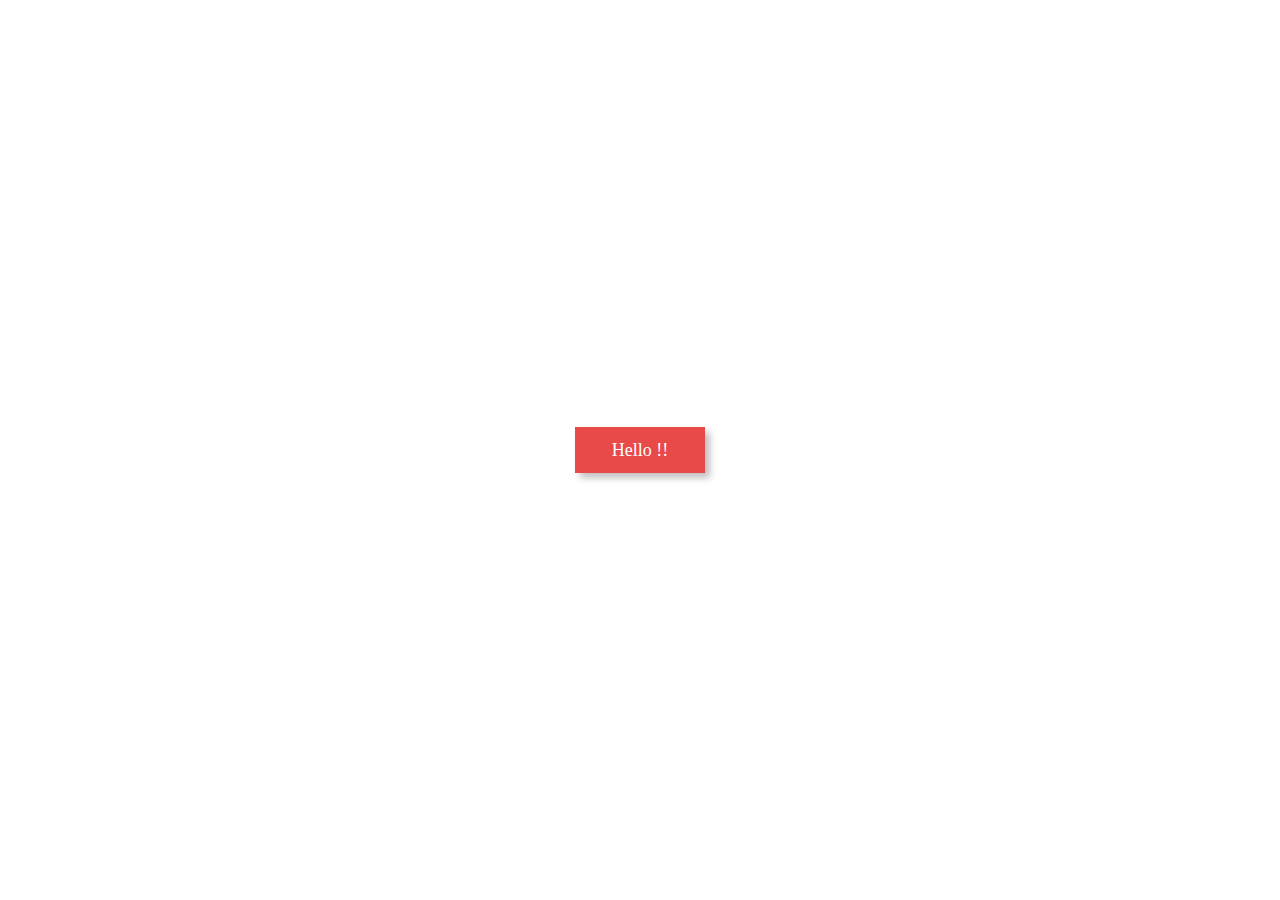
<file: HireMe Button/index.html>
<!DOCTYPE html>
<html lang="en">
<head>
    <meta charset="UTF-8">
    <meta name="viewport" content="width=device-width, initial-scale=1.0">
    <title>Button</title>
    <link rel="stylesheet" href="styles.css">
</head>
<body>
    <div id="wrapper">
        <div class="button"> Hello !! </div>
    </div>
</body>
</html>
</file>
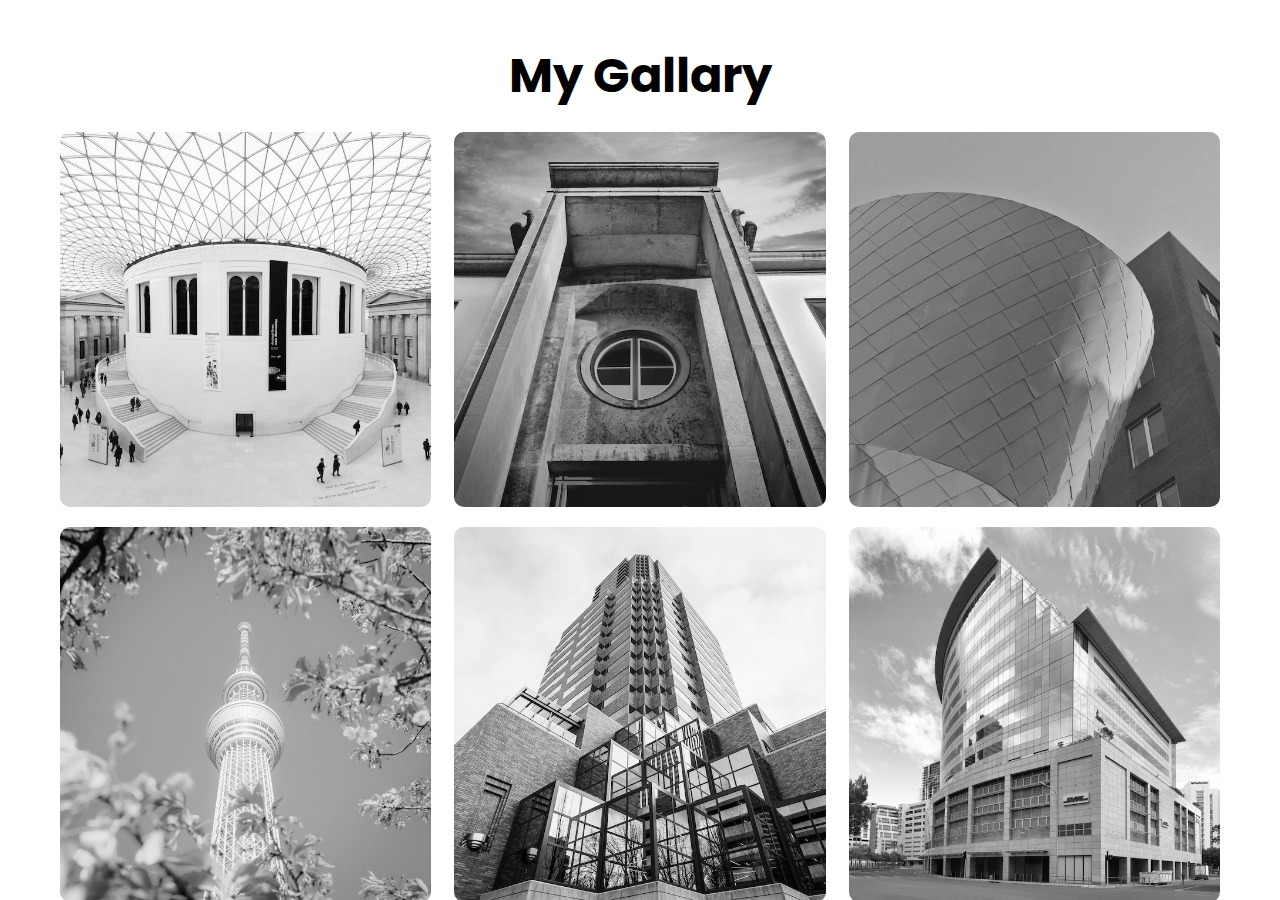
<file: Image Gallary/index.html>
<!DOCTYPE html>
<html lang="en">
<head>
    <meta charset="UTF-8">
    <meta name="viewport" content="width=device-width, initial-scale=1.0">
    <title>My Gallary</title>
    <link rel="icon" type="image/png" href="./assets/favicon.png">
    <link rel="stylesheet" href="./styles.css">
    <link rel="preconnect" href="https://fonts.googleapis.com">
    <link rel="preconnect" href="https://fonts.gstatic.com" crossorigin>
    <link href="https://fonts.googleapis.com/css2?family=Poppins&display=swap" rel="stylesheet">
</head>
<body>
    <div id="wrapper">
        <div class="container">
            <h1> My Gallary </h1>
            <div class="gallary">
                <figure class="card">
                    <img src="./assets/image1.jpg" alt="image1">
                    <figcaption> Image 1 </figcaption>
                </figure>
                <figure class="card">
                    <img src="./assets/image2.jpeg" alt="image2">
                    <figcaption> Image 2 </figcaption>
                </figure>
                <figure class="card">
                    <img src="./assets/image3.jpeg" alt="image3">
                    <figcaption> Image 3 </figcaption>
                </figure>
                <figure class="card">
                    <img src="./assets/image4.jpeg" alt="image4">
                    <figcaption> Image 4 </figcaption>
                </figure>
                <figure class="card">
                    <img src="./assets/image5.jpeg" alt="image5">
                    <figcaption> Image 5</figcaption>
                </figure>
                <figure class="card">
                    <img src="./assets/image6.jpeg" alt="image6">
                    <figcaption> Image 6 </figcaption>
                </figure>
                <figure class="card">
                    <img src="./assets/image7.jpeg" alt="image7">
                    <figcaption> Image 7 </figcaption>
                </figure>
                <figure class="card">
                    <img src="./assets/image8.jpeg" alt="image8">
                    <figcaption> Image 8 </figcaption>
                </figure>
                <figure class="card">
                    <img src="./assets/image9.jpeg" alt="image9">
                    <figcaption> Image 9 </figcaption>
                </figure>
            </div>
        </div>
    </div>
</body>
</html>
</file>
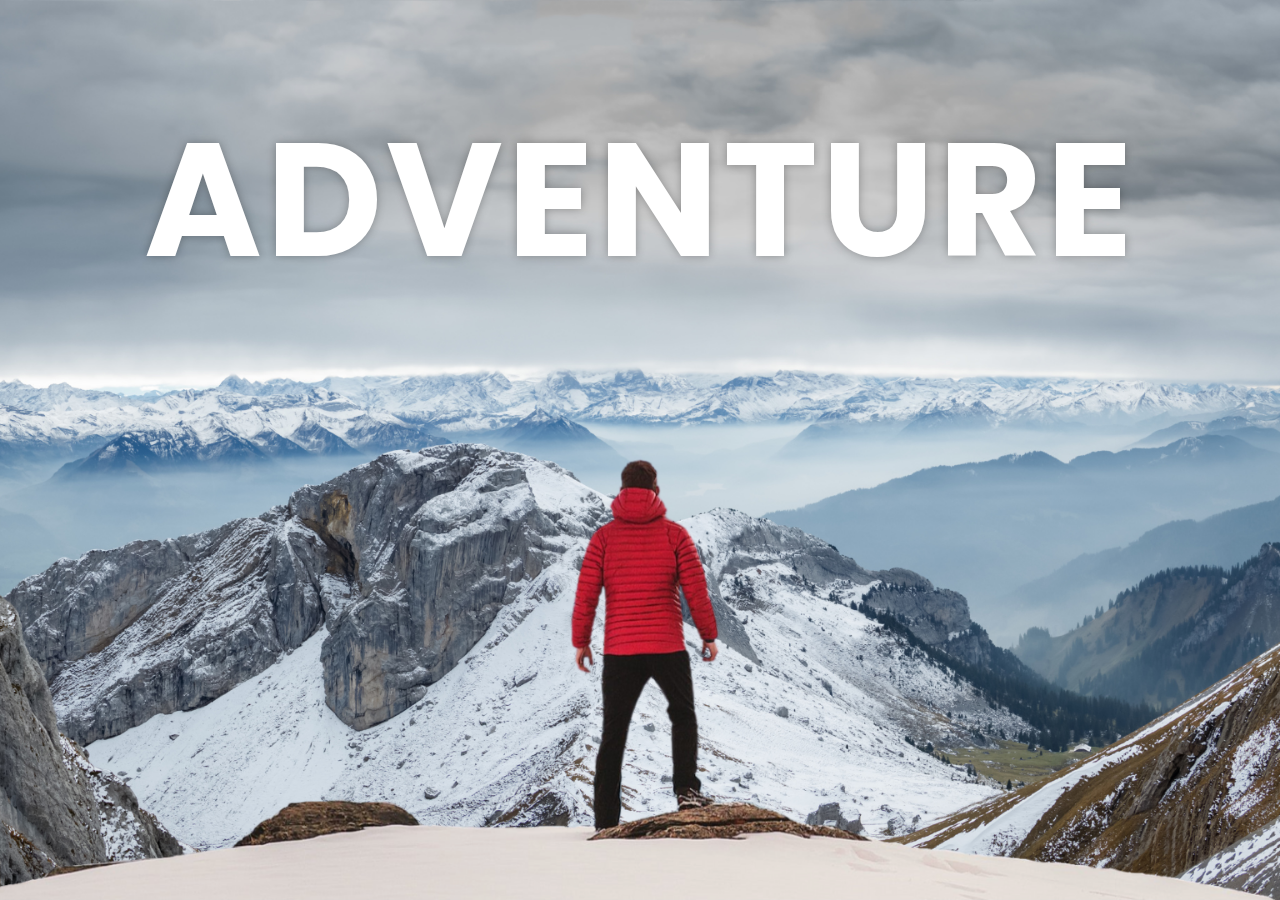
<file: Parallax-Effect/index.html>
<!DOCTYPE html>
<html lang="en">
<head>
    <meta charset="UTF-8">
    <meta name="viewport" content="width=device-width, initial-scale=1.0">
    <title>Parallax Effect</title>
    <link rel="stylesheet" href="styles.css">
    <link rel="icon" type="image/x-icon" href="./assets/favicon.ico">
    <link rel="preconnect" href="https://fonts.googleapis.com">
    <link rel="preconnect" href="https://fonts.gstatic.com" crossorigin>
    <link href="https://fonts.googleapis.com/css2?family=Poppins:ital,wght@0,100;0,200;0,300;0,400;0,500;0,600;0,700;0,800;0,900;1,100;1,200;1,300;1,400;1,500;1,600;1,700;1,800;1,900&display=swap" rel="stylesheet">
</head>
<body>
    <div id="wrapper">
        <header class="container">
            <img src="./assets/images/background.png" class="background" alt="background">
            <img src="./assets/images/foreground.png" class="foreground" alt="foreground">
            <h1> ADVENTURE </h1>
        </header>
        <section>
            <h2 class="secHeading"> Adventure Time !</h2>
            <p class="text"> Lorem ipsum dolor sit amet consectetur, adipisicing elit. Qui necessitatibus commodi alias? Veritatis, eligendi nisi. Amet exercitationem, recusandae dolore corrupti laborum aperiam repellendus natus voluptatem quam atque aliquam beatae. Odit deserunt nisi optio eveniet? Aliquam possimus molestiae, ullam illum accusamus autem accusantium! Voluptate laboriosam eum saepe ex veritatis est? Numquam eaque autem labore provident dolorum, velit omnis mollitia eos adipisci!
            <br />  <br />Lorem, ipsum dolor sit amet consectetur adipisicing elit. Ad, itaque hic tempore rem eveniet sed repudiandae molestiae magnam aut quod consequatur, harum, totam beatae fugiat ipsam? Explicabo, blanditiis quod similique fugiat fugit ea expedita deleniti doloribus, delectus perferendis, tempore amet maiores libero sapiente voluptatem reprehenderit? Illum alias commodi cupiditate corporis mollitia ab quaerat, ipsum est excepturi vitae a sunt optio. </p>
            <div class="bg bg1">
                <p class="contentHeading"> BIKING </p>
            </div>
            <p class="text"> Lorem ipsum dolor sit amet consectetur, adipisicing elit. Qui necessitatibus commodi alias? Veritatis, eligendi nisi. Amet exercitationem, recusandae dolore corrupti laborum aperiam repellendus natus voluptatem quam atque aliquam beatae. Odit deserunt nisi optio eveniet? Aliquam possimus molestiae, ullam illum accusamus autem accusantium! Voluptate laboriosam eum saepe ex veritatis est? Numquam eaque autem labore provident dolorum, velit omnis mollitia eos adipisci!
            <br /> <br /> Lorem, ipsum dolor sit amet consectetur adipisicing elit. Ad, itaque hic tempore rem eveniet sed repudiandae molestiae magnam aut quod consequatur, harum, totam beatae fugiat ipsam? Explicabo, blanditiis quod similique fugiat fugit ea expedita deleniti doloribus, delectus perferendis, tempore amet maiores libero sapiente voluptatem reprehenderit? Illum alias commodi cupiditate corporis mollitia ab quaerat, ipsum est excepturi vitae a sunt optio. </p>
            <div class="bg bg2">
                <p class="contentHeading"> PARA GLIDING </p>
            </div>
            <p class="text"> Lorem ipsum dolor sit amet consectetur, adipisicing elit. Qui necessitatibus commodi alias? Veritatis, eligendi nisi. Amet exercitationem, recusandae dolore corrupti laborum aperiam repellendus natus voluptatem quam atque aliquam beatae. Odit deserunt nisi optio eveniet? Aliquam possimus molestiae, ullam illum accusamus autem accusantium! Voluptate laboriosam eum saepe ex veritatis est? Numquam eaque autem labore provident dolorum, velit omnis mollitia eos adipisci!
            <br />  <br /> Lorem, ipsum dolor sit amet consectetur adipisicing elit. Ad, itaque hic tempore rem eveniet sed repudiandae molestiae magnam aut quod consequatur, harum, totam beatae fugiat ipsam? Explicabo, blanditiis quod similique fugiat fugit ea expedita deleniti doloribus, delectus perferendis, tempore amet maiores libero sapiente voluptatem reprehenderit? Illum alias commodi cupiditate corporis mollitia ab quaerat, ipsum est excepturi vitae a sunt optio. </p>
            <div class="bg bg3">
                <p class="contentHeading"> SURFING </p>
            </div>
            <p class="text"> Lorem ipsum dolor sit amet consectetur, adipisicing elit. Qui necessitatibus commodi alias? Veritatis, eligendi nisi. Amet exercitationem, recusandae dolore corrupti laborum aperiam repellendus natus voluptatem quam atque aliquam beatae. Odit deserunt nisi optio eveniet? Aliquam possimus molestiae, ullam illum accusamus autem accusantium! Voluptate laboriosam eum saepe ex veritatis est? Numquam eaque autem labore provident dolorum, velit omnis mollitia eos adipisci!
            <br />  <br /> Lorem, ipsum dolor sit amet consectetur adipisicing elit. Ad, itaque hic tempore rem eveniet sed repudiandae molestiae magnam aut quod consequatur, harum, totam beatae fugiat ipsam? Explicabo, blanditiis quod similique fugiat fugit ea expedita deleniti doloribus, delectus perferendis, tempore amet maiores libero sapiente voluptatem reprehenderit? Illum alias commodi cupiditate corporis mollitia ab quaerat, ipsum est excepturi vitae a sunt optio. </p>
        </section>
    </div>
</body>
</html>
</file>
<file: HireMe Button/styles.css>
*{
    margin: 0px;
    padding: 0px;
    box-sizing: border-box;
}

#wrapper{
    height: 100vh;
    width: 100vw;
    display: flex;
    justify-content: center;
    align-items: center;
}

.button{
    background-color: #e84949;
    padding: 0.8rem 2.3rem;
    box-shadow: 5px 5px 7px 0px #0000003f;
    font-size: 18px;
    font-weight: 500;
    color:white;
    cursor:pointer;
    position: relative;
    z-index: 1;
    width: fit-content;
}

.button::before{
    content: "";
    background-color: #1f1f1f;
    position: absolute;
    top: 0px;
    left: 0px;
    right: 0px;
    bottom: 0px;
    transform: scaleX(0);
    transform-origin: left;
    z-index: -1;
    transition: all 0.8s ease;
    
}

.button:hover::before{
    transform: scaleX(1);
}
</file>
<file: Image Gallary/styles.css>
*{
    margin: 0;
    padding: 0;
    box-sizing: border-box;
}

#wrapper{
    height: 100vh;
    overflow-y: auto;
    overflow-x: hidden;
}

.container{
    height: 100%;
    max-width: 1200px;
    margin: 0 auto;
    padding:20px;
}

h1{
    font-family: "Poppins", sans-serif;
    text-align: center;
    margin: 20px 100px;
    font-size: 3rem;
}

.gallary{
    width: 100%;
    display: flex;
    flex-wrap: wrap;
    justify-content: space-between ;
}

.card{
    position: relative;
    width: 32%;
    overflow: hidden;
    margin-bottom: 20px;
    border-radius: 10px;
}

.card img{
    width: 100%;
    height: 100%;
    filter: grayscale(100%);
    object-fit: cover;
}

.card figcaption{
    font-family: "Poppins", sans-serif;
    position: absolute;
    bottom: 0px;
    left: 0px;
    padding: 25px;
    height: 20%;
    width: 100%;
    opacity: 0;
    font-size: 16px;
    font-weight: 500;
    color: #fff;
    border-radius: 0 0 10px 10px;    
    background: linear-gradient(0deg, rgba(0, 0, 0, 0.5) 0%, rgba(255, 255, 255, 0) 100%);
}

.card:hover{
    transform: scale(1.03);
    transition: .3s;
    filter: drop-shadow(0 0 10px #333);
}

.card:hover img{
    filter: grayscale(0%);
    transition: .5s;
}

.card:hover figcaption{
    opacity: 1;
    transition: 0.7s;
    transform: scale(1.03);
}
</file>
<file: Parallax-Effect/styles.css>
*{
    margin: 0;
    padding: 0;
    box-sizing: border-box;
    font-family: "Poppins", sans-serif;
    font-style: normal;
}

#wrapper{
    overflow-x: hidden;
    overflow-y: auto;
    height: 100vh;
    perspective: 10px;
}

.container{
    transform-style: preserve-3d;
    width: 100%;
    height: 100%;
    position: relative;
    display: flex;
    justify-content: center;
    align-items: center;
    z-index: -1;
}

.background, .foreground{
    width: 100%;
    height: 100%;
    position: absolute;
    object-fit: cover;
    z-index: -1;
}

.background{
    transform: translateZ(-40px) scale(5);
}

.foreground{
    transform: translateZ(-20px) scale(3);
}

h1{
    position: absolute;
    top: 5rem;
    font-size:10rem;
    letter-spacing:4px;
    color:white;
    text-shadow: 0 0 10px rgba(0, 0, 0, 0.3);
}

section{
    background-color: rgb(45,45,45);
    color:white;
    padding:5rem 0;
}

.secHeading{
    font-size:5rem;
    padding:0 10rem;
}

.contentHeading{
    position: absolute;
    font-size:3.5rem;
    font-weight:600;
    color:black;
    background-color: white;
    top: 50%;
    left: 50%;
    transform: translate(-50%, -50%);
    padding: 0.5rem 2.5rem;
}


.secHeading{
    font-size:5rem;
    padding:0 10rem;
}

.text{
    font-size:1.5rem;
    padding: 0 10rem;
    margin: 5rem 0;
}

.bg{
    position: relative;
    height: 500px;
    background-position: center;
    background-attachment: fixed;
    background-size: cover;
}

.bg1{
    background-image: url(./assets/images/sport-1.jpg);
}

.bg2{
    background-image: url(./assets/images/sport-2.jpg);
}

.bg3{
    background-image: url(./assets/images/sport-3.jpg);
}
</file>
